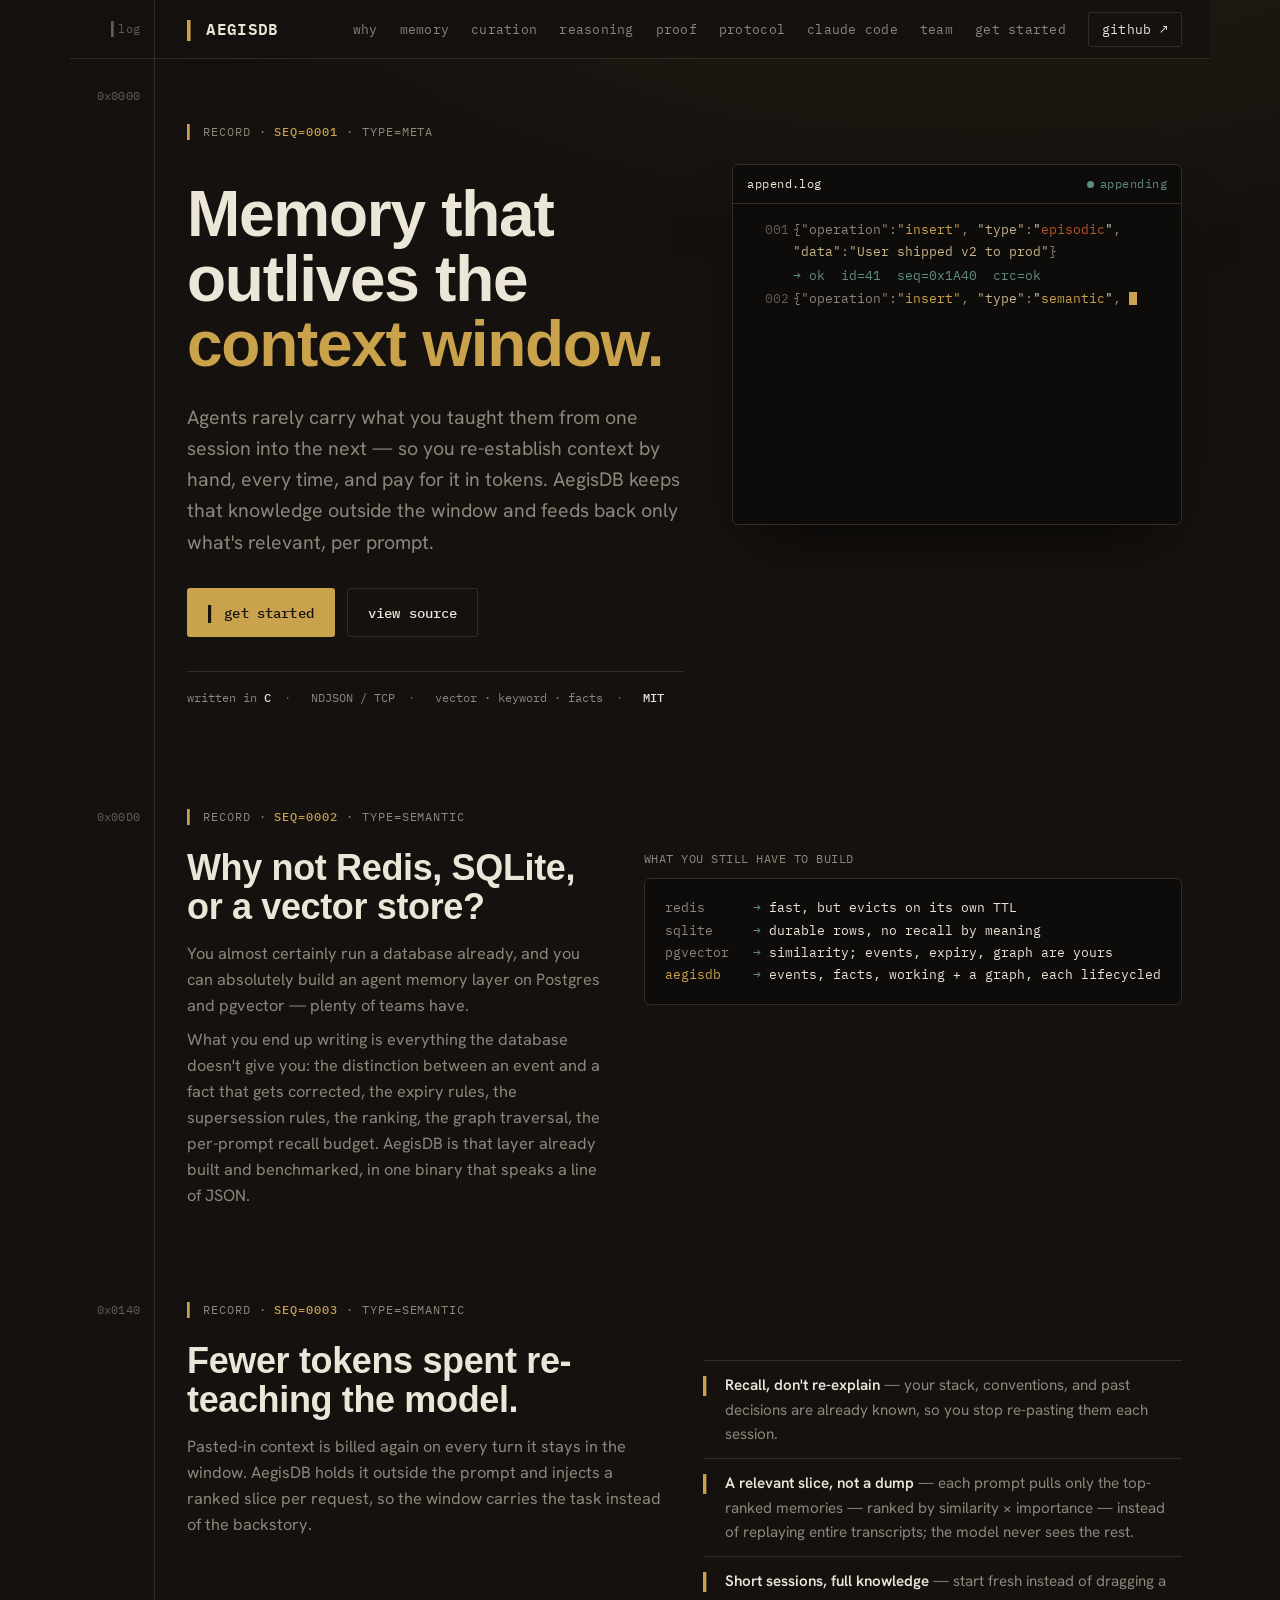
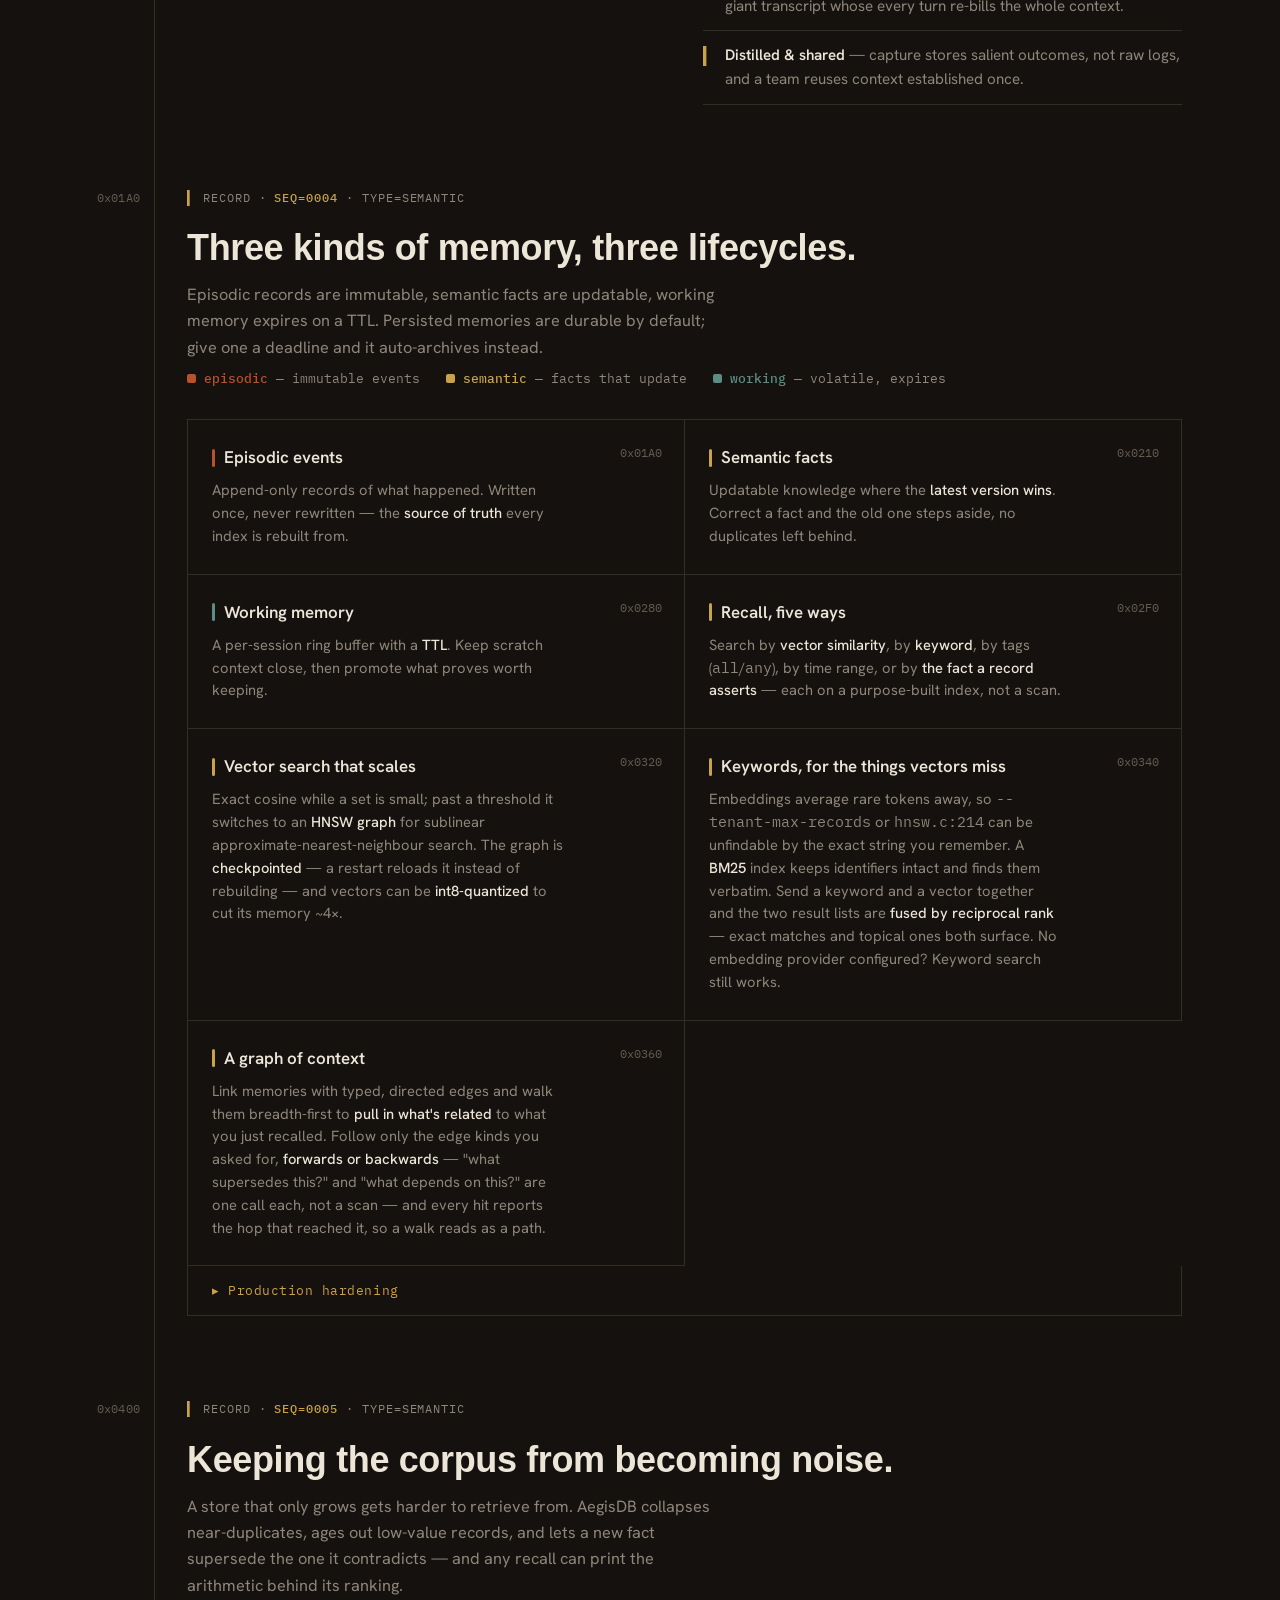
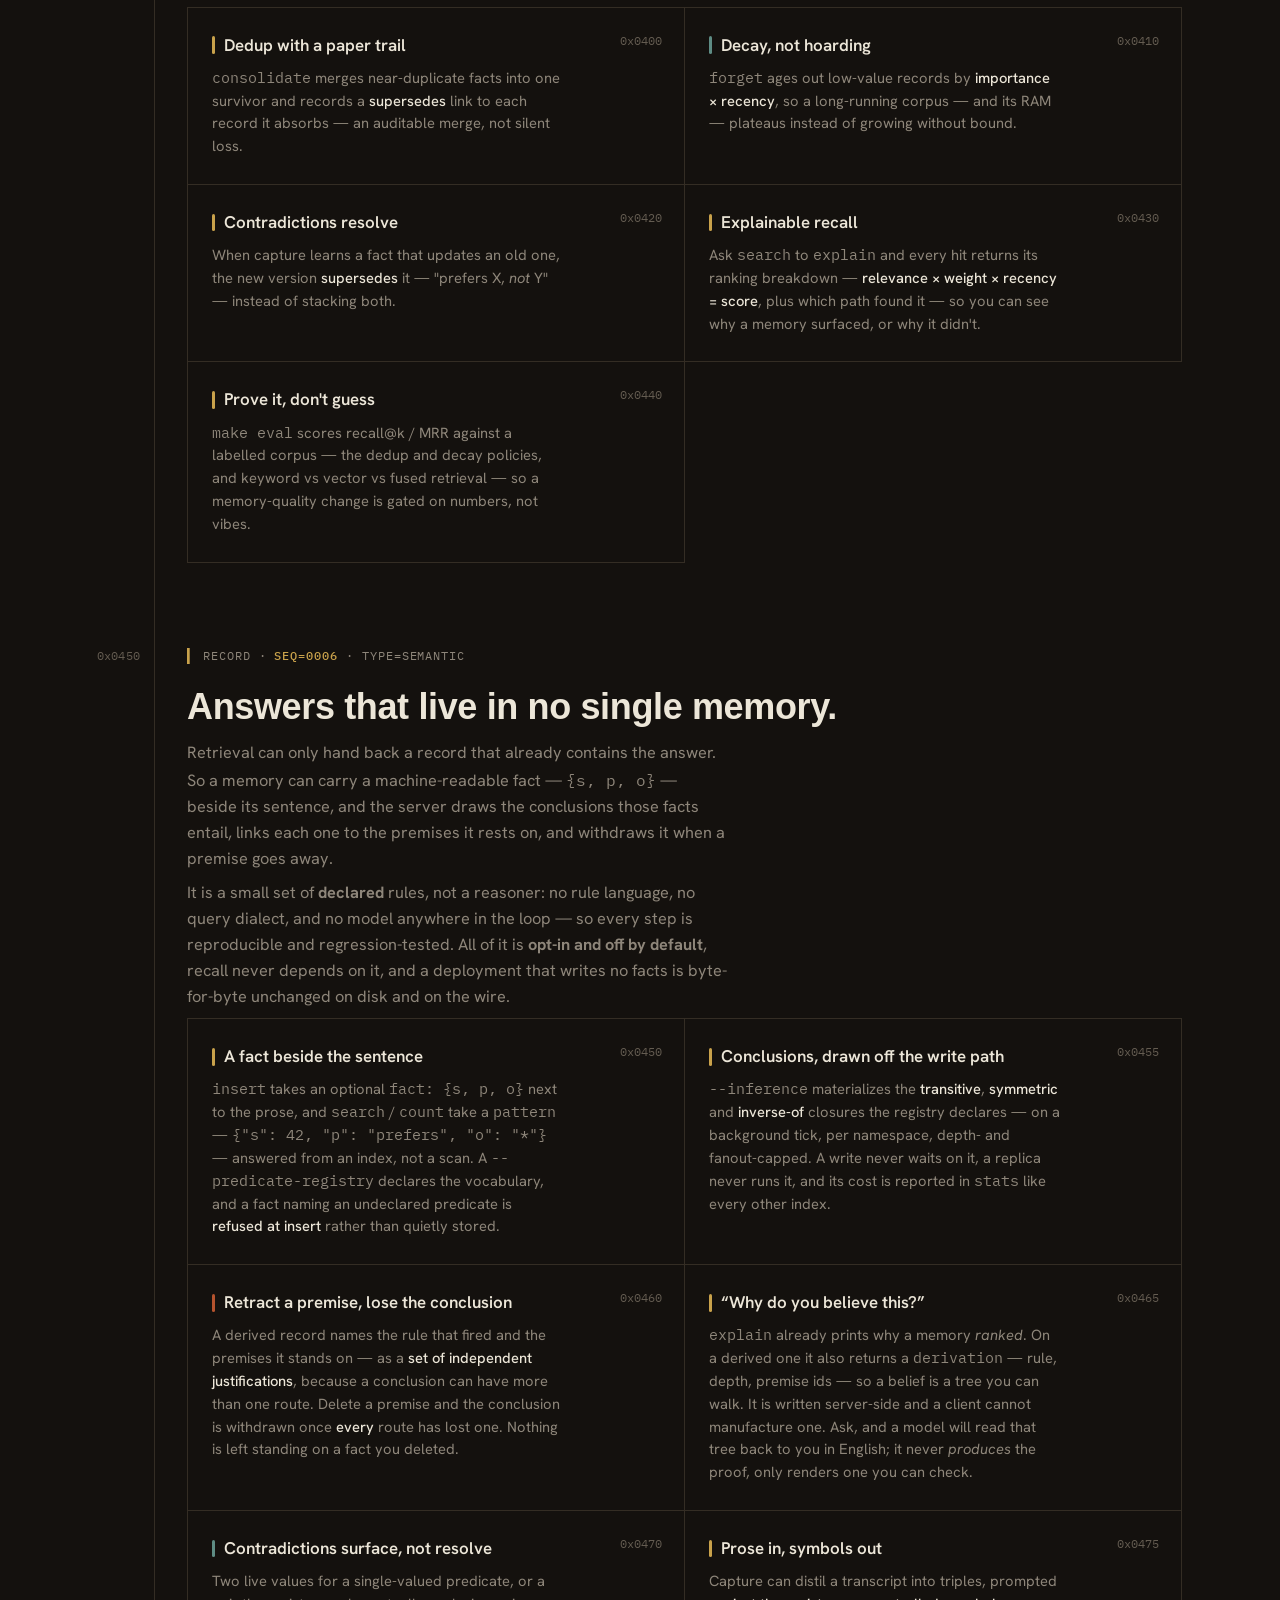
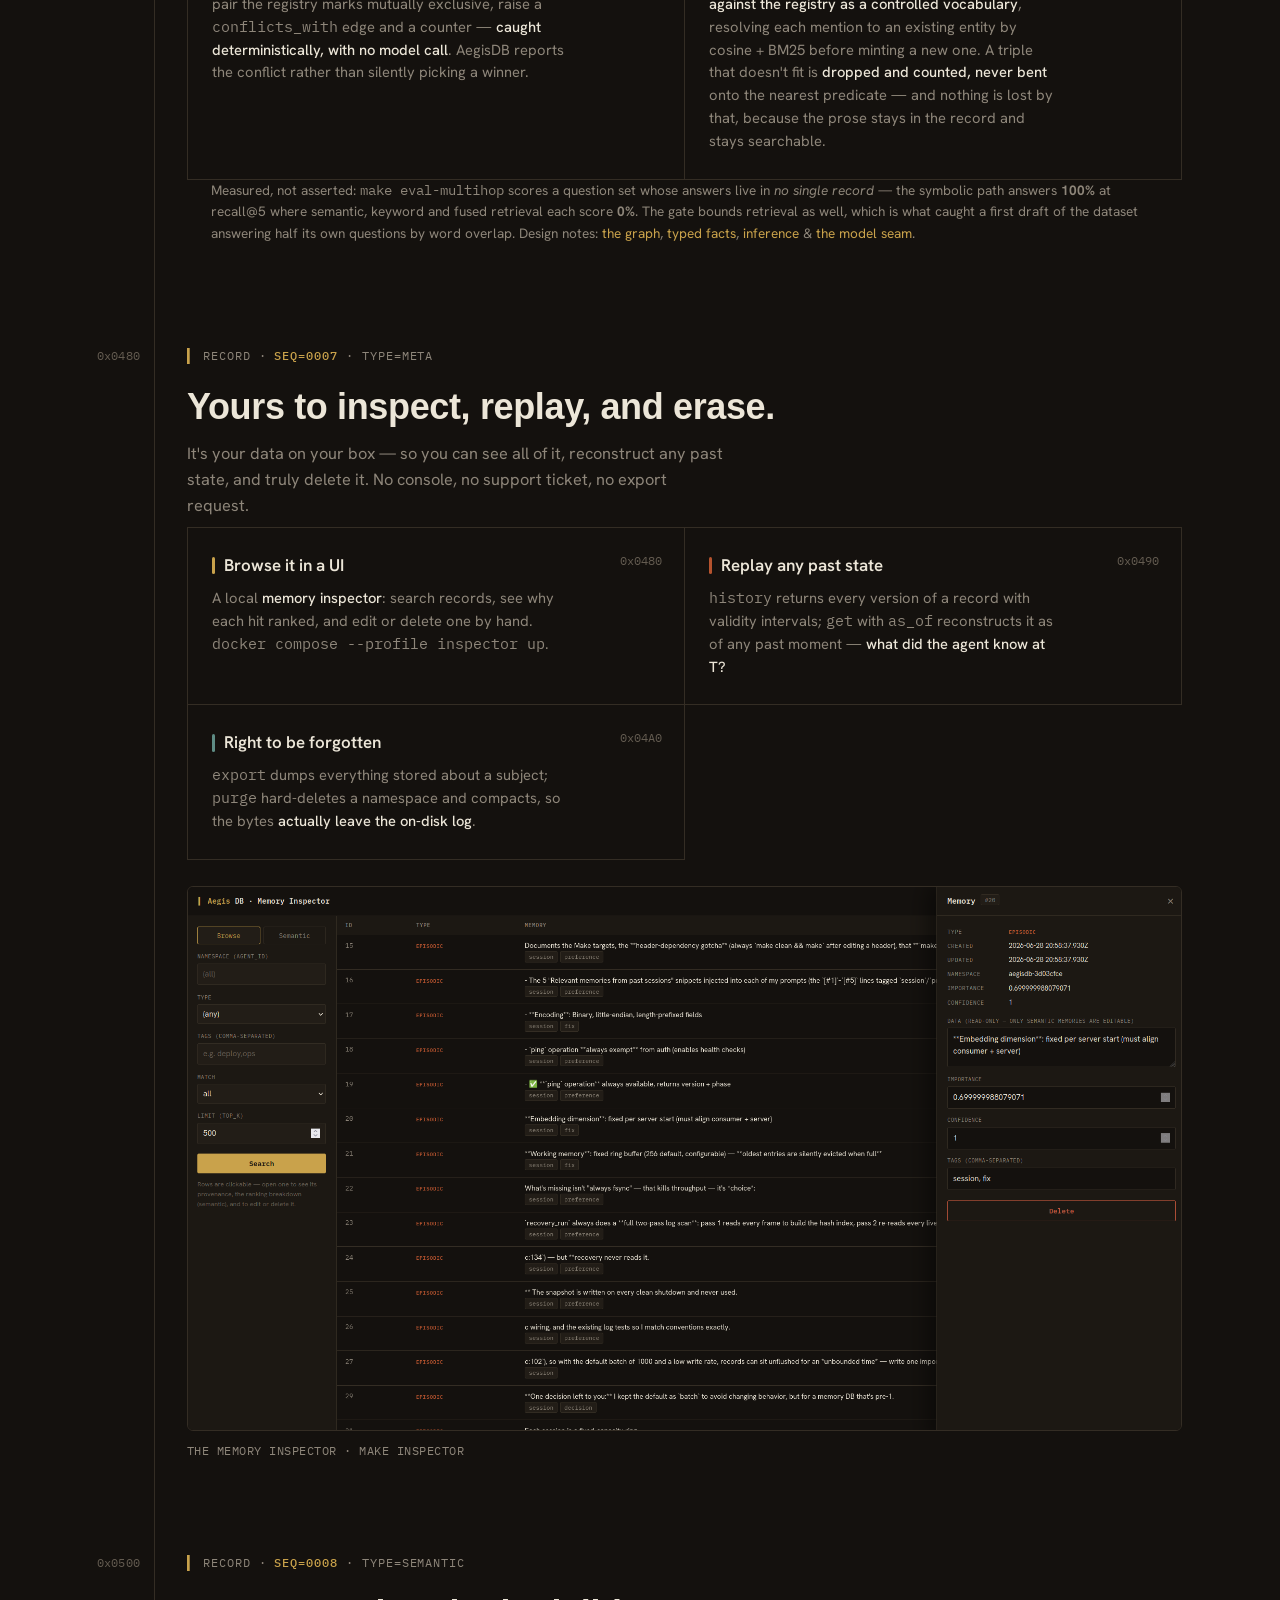
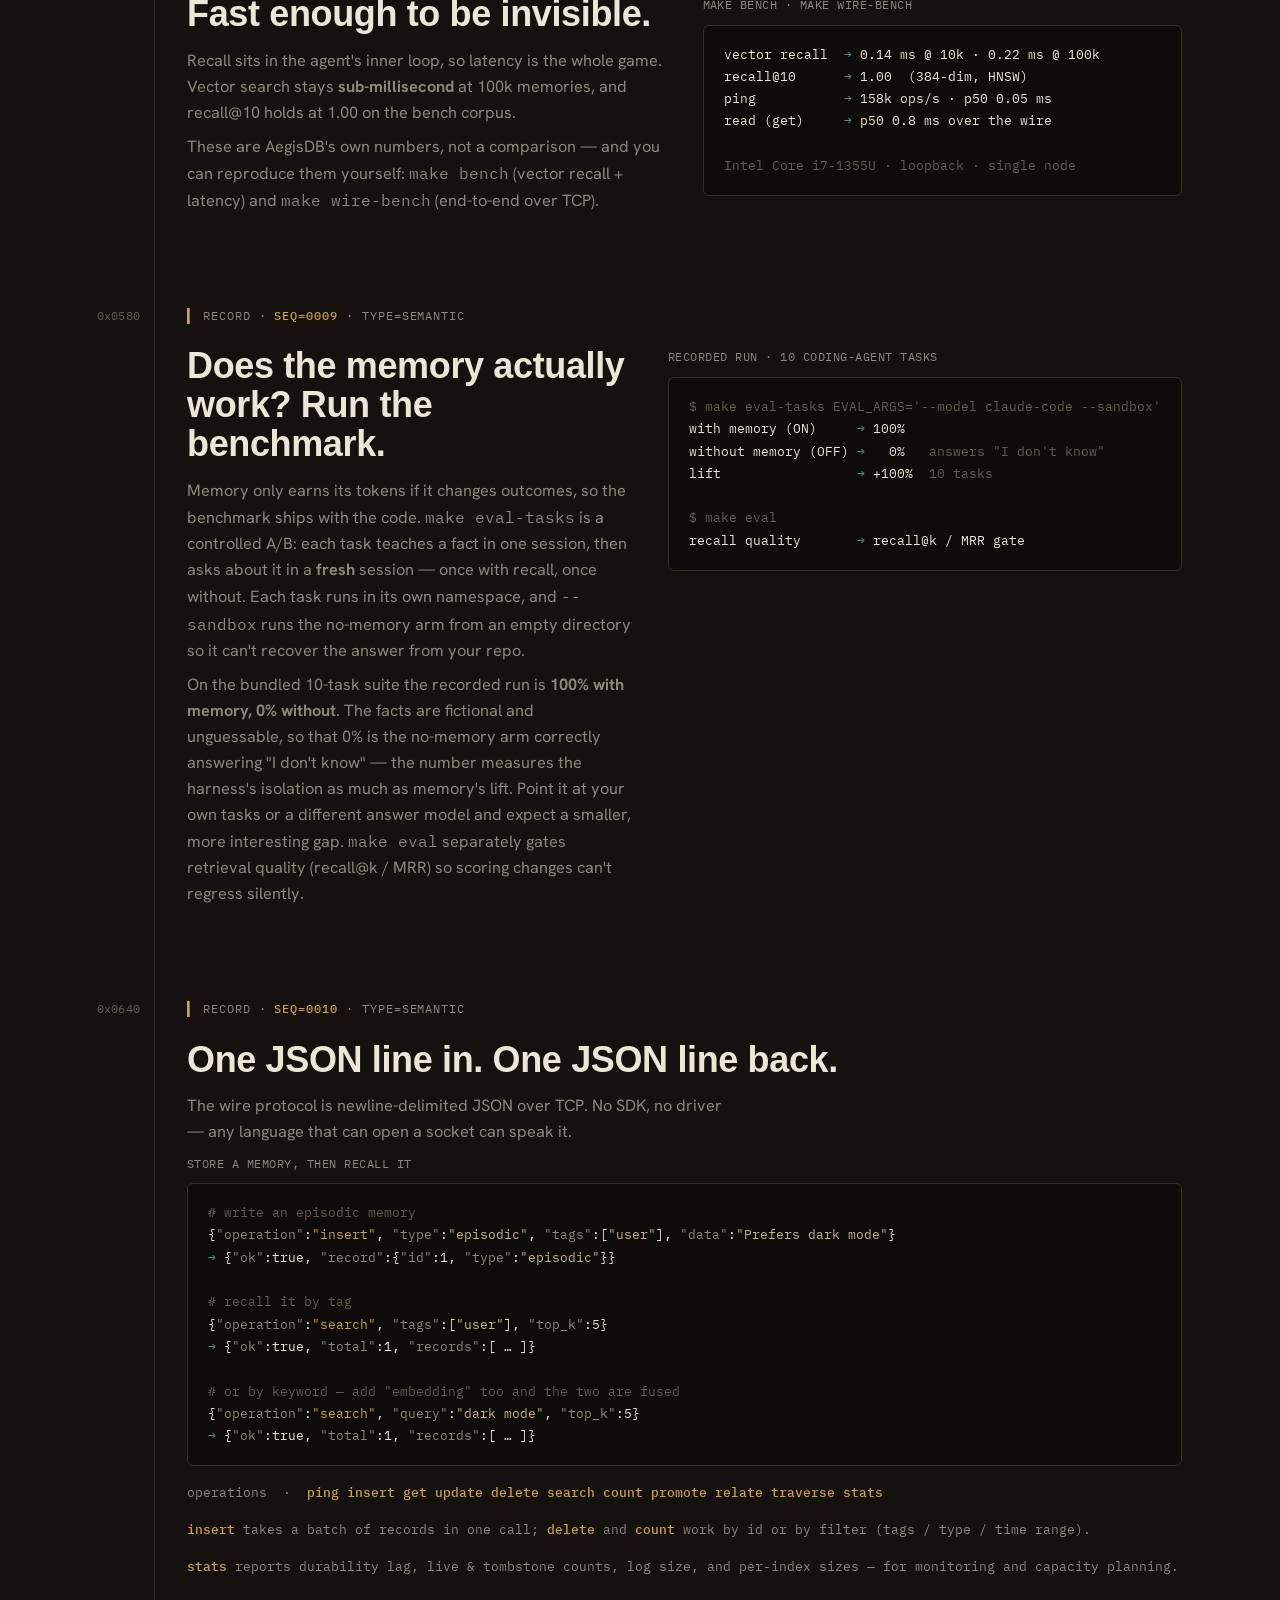
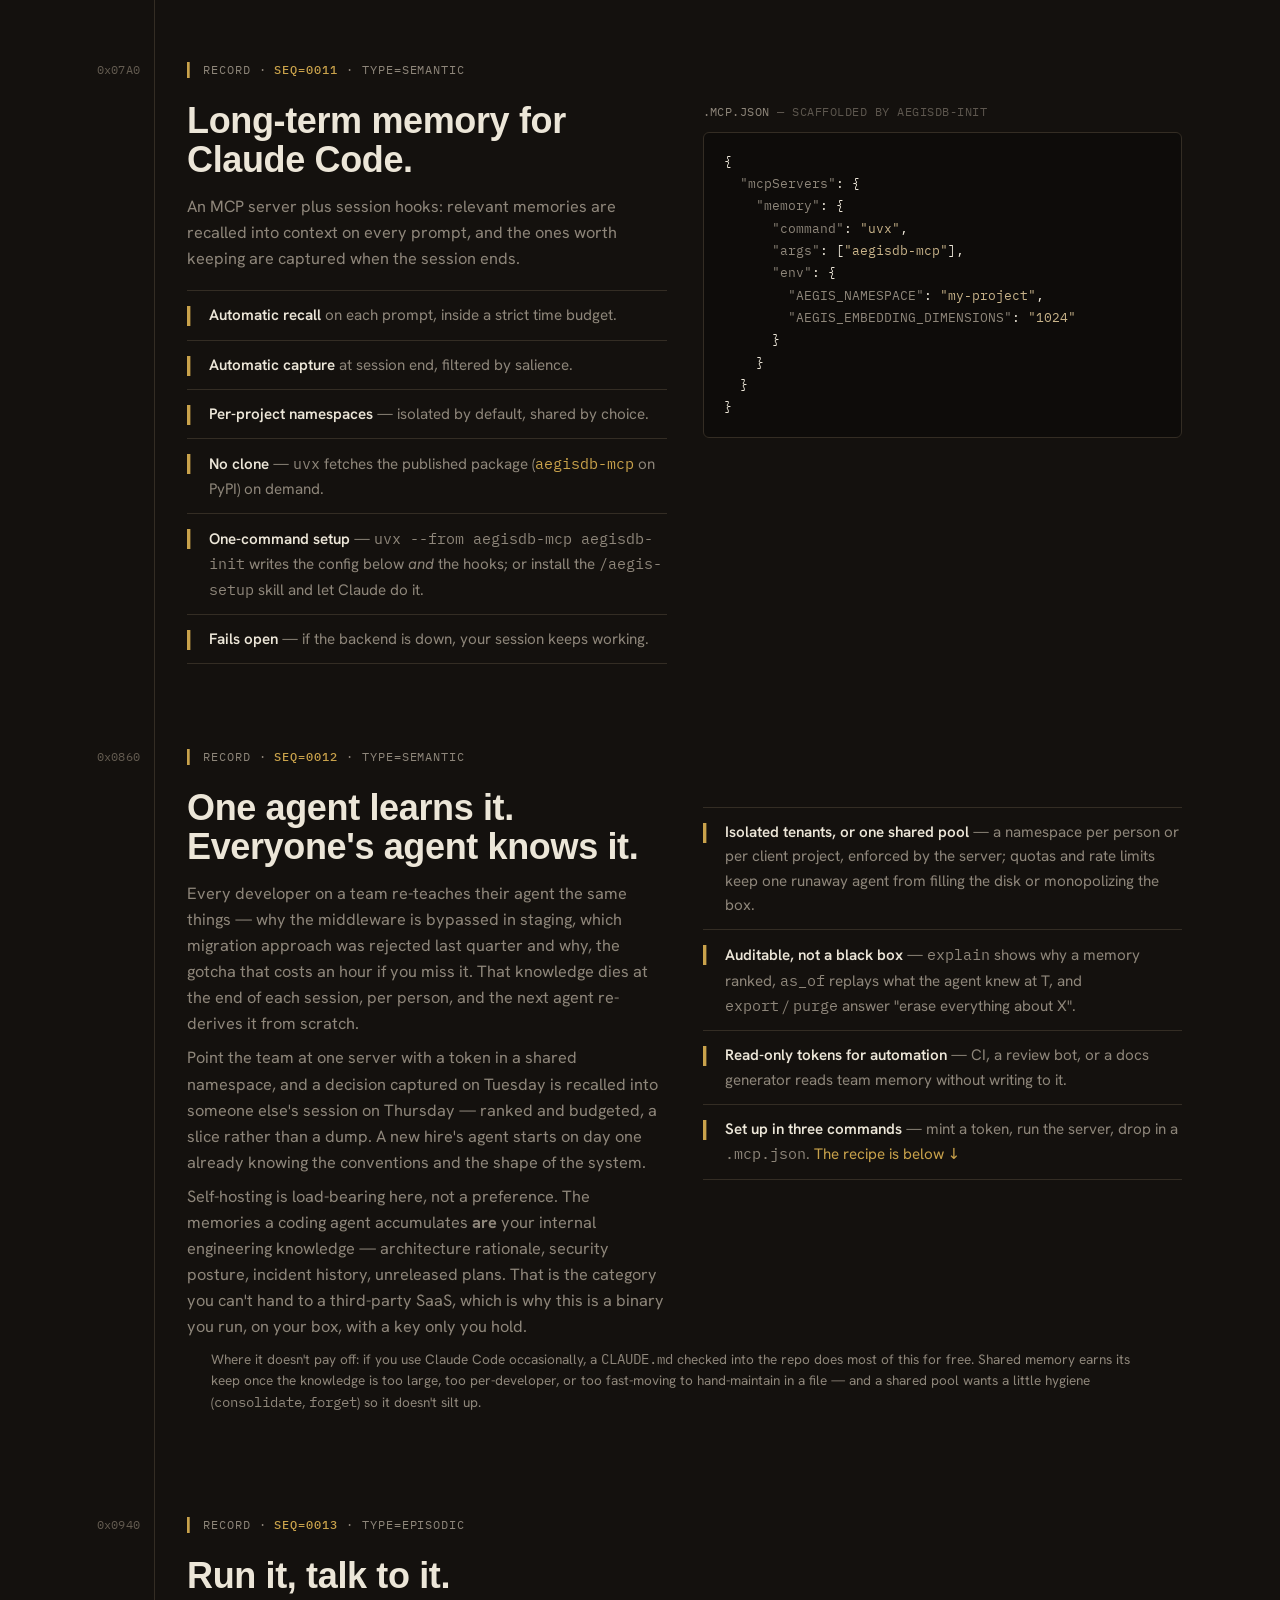
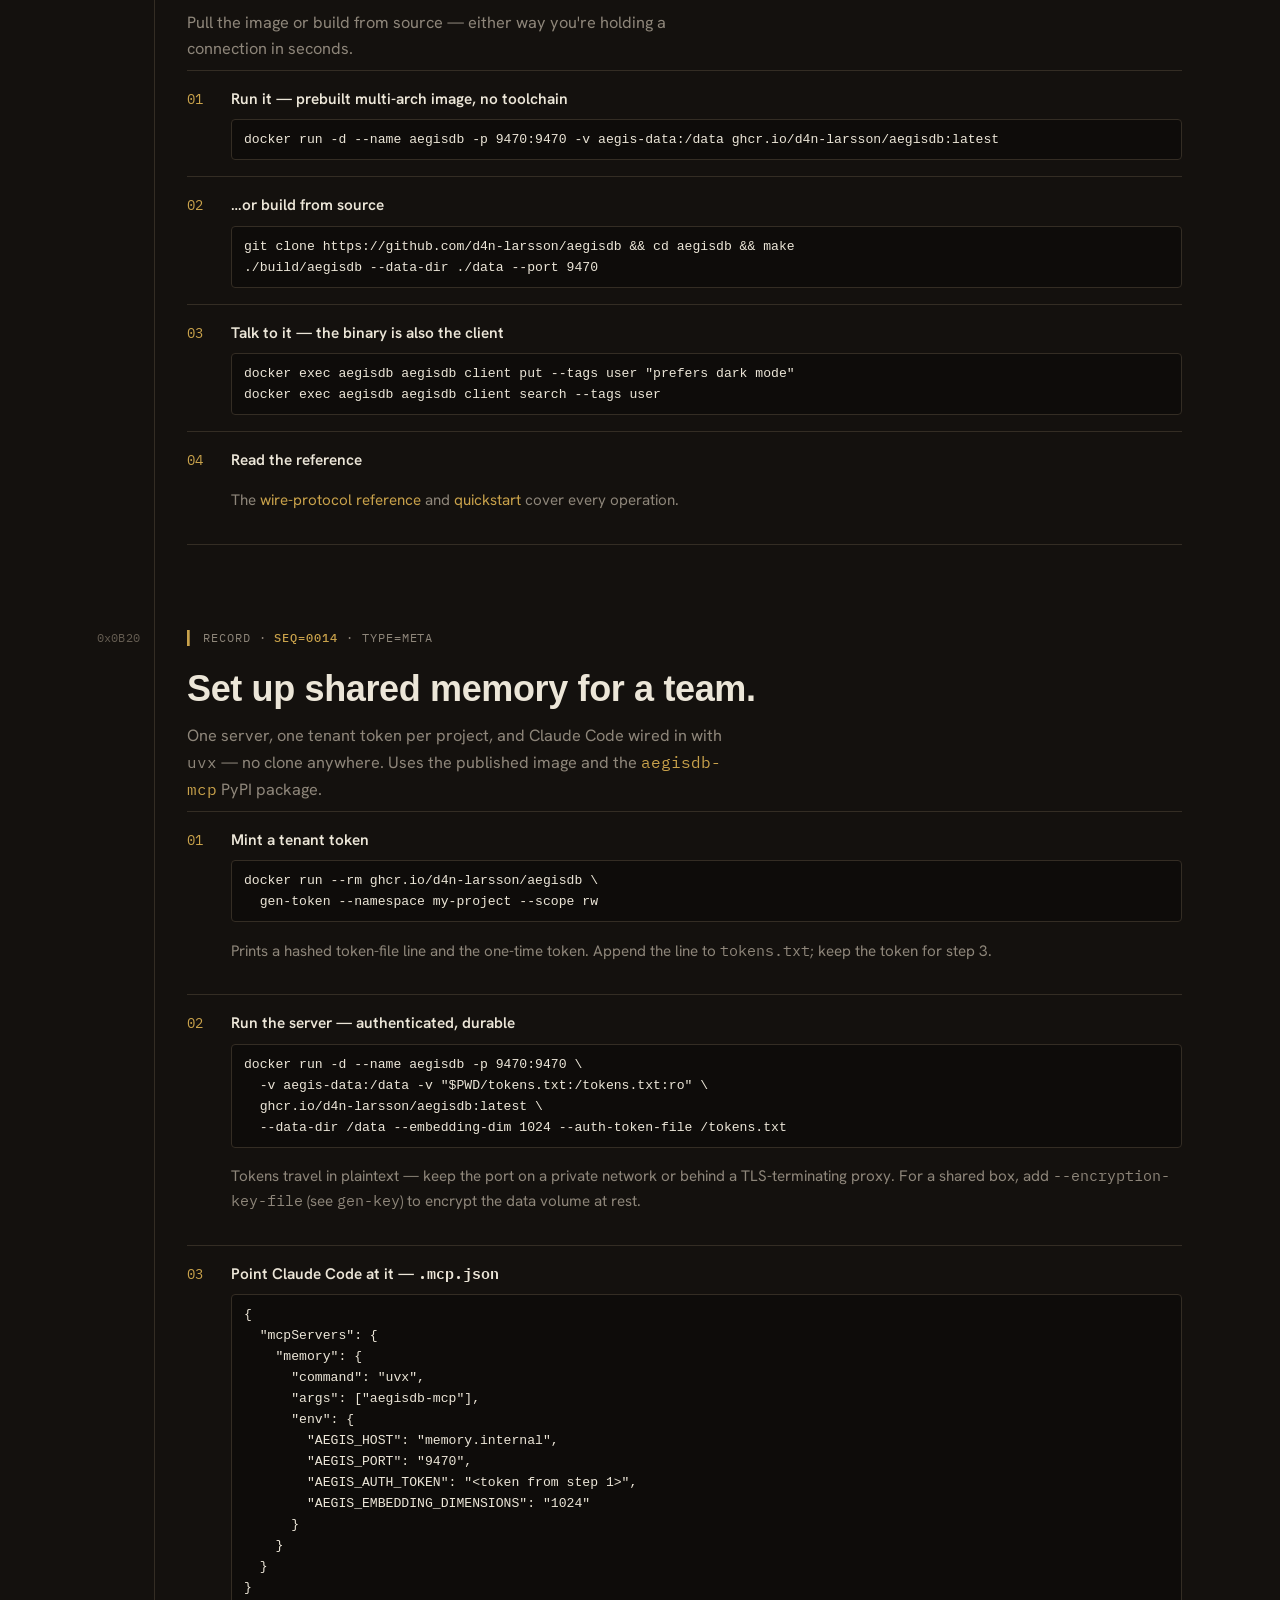
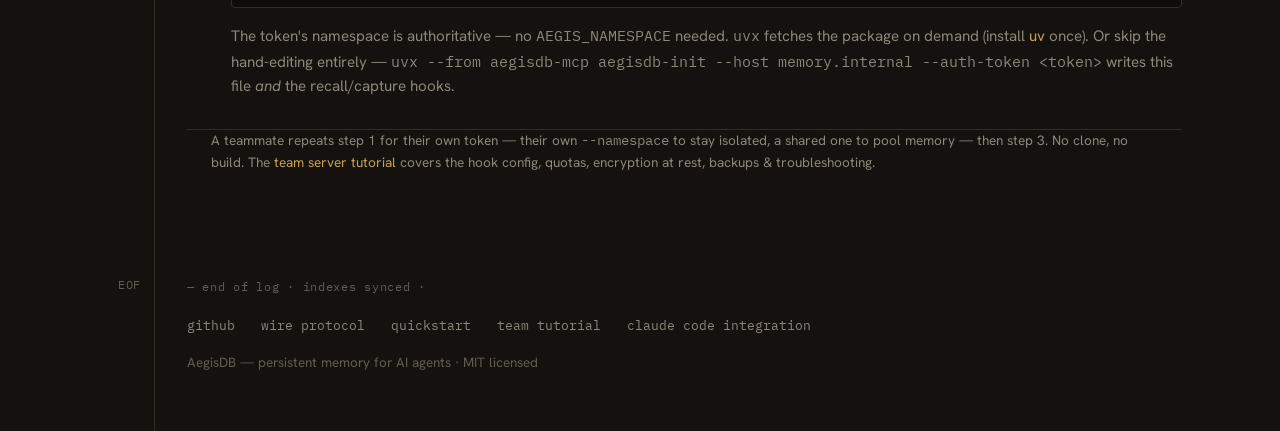
<file: site/index.html>
<!DOCTYPE html>
<html lang="en">
<head>
  <meta charset="utf-8">
  <meta name="viewport" content="width=device-width, initial-scale=1">
  <title>AegisDB — memory that outlives the context window</title>
  <meta name="description" content="AegisDB is a small, fast, self-hosted C database that gives AI agents durable memory — episodic, semantic, and working — with hybrid keyword + HNSW vector search over a one-line-of-JSON protocol. Memories can also carry typed facts, so the server derives what they entail and shows the premises behind every conclusion. Multi-tenant, so a whole team's coding agents share one memory on your own box.">
  <link rel="icon" href="data:image/svg+xml,%3Csvg xmlns='http://www.w3.org/2000/svg' viewBox='0 0 24 24'%3E%3Crect width='24' height='24' rx='5' fill='%2314110E'/%3E%3Ctext x='12' y='17' font-family='monospace' font-size='13' font-weight='700' fill='%23C9A24B' text-anchor='middle'%3E%E2%96%8D%3C/text%3E%3C/svg%3E">

  <link rel="preconnect" href="https://fonts.googleapis.com">
  <link rel="preconnect" href="https://fonts.gstatic.com" crossorigin>
  <link href="https://fonts.googleapis.com/css2?family=Archivo+Expanded:wght@600;700;800&family=Hanken+Grotesk:wght@400;500;600&family=IBM+Plex+Mono:wght@400;500;600&display=swap" rel="stylesheet">
  <!-- Shared AegisDB visual identity (palette, type, memory-type colours). -->
  <link rel="stylesheet" href="aegis.css">

  <style>
    /* Palette, type, and memory-type colours come from aegis.css (the shared
       identity). Only page-layout tokens live here. */
    :root {
      --gutter: 84px;
      --maxw: 1140px;
    }
    * { box-sizing: border-box; }
    html { scroll-behavior: smooth; }
    body {
      margin: 0;
      background: var(--ink);
      color: var(--paper);
      font: 16px/1.6 var(--body);
      -webkit-font-smoothing: antialiased;
      text-rendering: optimizeLegibility;
    }
    /* faint vertical grain — like ruled ledger paper */
    body::before {
      content: ""; position: fixed; inset: 0; pointer-events: none; z-index: 0;
      background:
        radial-gradient(120% 70% at 78% -10%, rgba(201,162,75,0.07), transparent 60%);
    }
    /* a, ::selection, :focus-visible now come from aegis.css */
    .skip-link {
      position: absolute; left: -9999px; top: 0; z-index: 100;
      background: var(--brass); color: var(--ink); padding: 10px 16px;
      font-family: var(--mono); font-size: 0.85rem; border-radius: 0 0 3px 0;
    }
    .skip-link:focus { left: 0; color: var(--ink); }
    .mono { font-family: var(--mono); }

    /* ---- log sheet: page is one line-numbered file ---- */
    .sheet { max-width: var(--maxw); margin: 0 auto; position: relative; z-index: 1; }
    .rec {
      display: grid;
      grid-template-columns: var(--gutter) 1fr;
      position: relative;
    }
    .off {
      font-family: var(--mono); font-size: 0.72rem; color: var(--dim-2);
      letter-spacing: 0.02em; padding: 28px 14px 0 16px; text-align: right;
      white-space: nowrap; user-select: none;
    }
    .col {
      border-left: 1px solid var(--line);
      padding: 28px 28px 56px 32px;
      min-width: 0;
    }
    .eyebrow {
      font-family: var(--mono); font-size: 0.74rem; letter-spacing: 0.08em;
      color: var(--dim); text-transform: uppercase; margin: 0 0 22px;
    }
    .eyebrow b { color: var(--brass); font-weight: 500; }
    .eyebrow .tick { color: var(--brass); }

    h2.title {
      font-family: var(--disp); font-weight: 700; font-size: clamp(1.5rem, 3.4vw, 2.25rem);
      line-height: 1.08; letter-spacing: -0.01em; margin: 0 0 14px;
    }
    .lede { color: var(--dim); max-width: 60ch; margin: 0 0 8px; font-size: 1.02rem; }

    /* ---- header ---- */
    .top {
      position: sticky; top: 0; z-index: 20;
      background: rgba(20,17,14,0.86); backdrop-filter: blur(8px);
      border-bottom: 1px solid var(--line);
    }
    .top .col { padding: 0 28px 0 32px; display: flex; align-items: center; gap: 26px; height: 58px; }
    .top .off { padding-top: 0; display: flex; align-items: center; justify-content: flex-end; height: 58px; }
    .brand { font-family: var(--mono); font-weight: 600; letter-spacing: 0.02em; color: var(--paper); display: flex; align-items: center; gap: 9px; }
    .brand .blk { color: var(--brass); }
    .top nav { margin-left: auto; display: flex; align-items: center; gap: 22px; }
    .top nav a { font-family: var(--mono); font-size: 0.82rem; color: var(--dim); letter-spacing: 0.02em; }
    .top nav a:hover { color: var(--paper); }
    .top nav a.gh { color: var(--paper); border: 1px solid var(--line); padding: 6px 13px; border-radius: 3px; }
    .top nav a.gh:hover { border-color: var(--brass); }
    @media (max-width: 720px) { .top nav a.nav-hide { display: none; } }

    /* ---- hero ---- */
    .hero .col { padding-top: 64px; padding-bottom: 72px; }
    .hero-grid { display: grid; grid-template-columns: 1.05fr 0.95fr; gap: 48px; align-items: start; }
    h1 {
      font-family: var(--disp); font-weight: 800;
      font-size: clamp(2.3rem, 5.6vw, 4rem); line-height: 1.02; letter-spacing: -0.02em;
      margin: 18px 0 24px;
    }
    h1 .em { color: var(--brass); }
    .hero p.lead { font-size: clamp(1.05rem, 1.6vw, 1.22rem); color: var(--dim); max-width: 46ch; margin: 0 0 30px; }
    .cta { display: flex; gap: 12px; flex-wrap: wrap; }
    .btn {
      font-family: var(--mono); font-size: 0.9rem; font-weight: 500; letter-spacing: 0.01em;
      padding: 12px 20px; border-radius: 3px; border: 1px solid transparent; display: inline-flex; gap: 8px; align-items: center;
    }
    .btn.primary { background: var(--brass); color: var(--ink); }
    .btn.primary:hover { background: #d9b25c; color: var(--ink); }
    .btn.ghost { border-color: var(--line); color: var(--paper); }
    .btn.ghost:hover { border-color: var(--brass); color: var(--paper); }
    .specstrip {
      margin-top: 34px; display: flex; flex-wrap: wrap; gap: 8px 20px; padding-top: 16px;
      border-top: 1px solid var(--line); font-family: var(--mono); font-size: 0.78rem; color: var(--dim);
    }
    .specstrip div { position: relative; padding-right: 20px; }
    .specstrip div::after { content: "·"; position: absolute; right: 0; color: var(--dim-2); }
    .specstrip div:last-child { padding-right: 0; }
    .specstrip div:last-child::after { content: ""; }
    .specstrip b { color: var(--paper); font-weight: 500; }

    /* ---- live append log (hero signature) ---- */
    .terminal {
      background: #0E0C0A; border: 1px solid var(--line); border-radius: 6px; overflow: hidden;
      box-shadow: 0 24px 60px -28px rgba(0,0,0,0.8);
      font-family: var(--mono); font-size: 0.8rem; line-height: 1.7;
    }
    .term-bar {
      display: flex; align-items: center; gap: 10px; padding: 9px 14px;
      border-bottom: 1px solid var(--line); color: var(--dim); font-size: 0.74rem; letter-spacing: 0.04em;
    }
    .term-bar .fname { color: var(--paper); }
    .term-bar .live { margin-left: auto; display: flex; align-items: center; gap: 6px; color: var(--working); }
    .term-bar .dot { width: 7px; height: 7px; border-radius: 50%; background: var(--working); box-shadow: 0 0 0 0 rgba(94,140,132,0.6); }
    .term-body { padding: 14px 4px 16px; min-height: 320px; }
    .ln { display: grid; grid-template-columns: 38px 1fr; gap: 4px; padding: 1px 14px; white-space: pre-wrap; word-break: break-word; }
    .ln .num { color: var(--dim-2); text-align: right; user-select: none; }
    .ln.resp .num { color: transparent; }
    .ln .txt .op { color: var(--brass); }
    .ln .txt .str { color: #C9B48A; }
    .ln .txt .key { color: var(--dim); }
    .ln.resp .txt { color: var(--working); }
    .ln .txt .ep { color: var(--episodic); }
    .ln .txt .se { color: var(--semantic); }
    .ln .txt .wk { color: var(--working); }
    .caret { display: inline-block; width: 8px; height: 1.05em; background: var(--brass); vertical-align: -2px; animation: blink 1.05s steps(1) infinite; }
    @keyframes blink { 50% { opacity: 0; } }

    /* ---- memory-type legend ---- */
    .legend { display: flex; flex-wrap: wrap; gap: 10px 26px; font-family: var(--mono); font-size: 0.8rem; margin: 0 0 30px; }
    .legend span { display: inline-flex; align-items: center; gap: 8px; color: var(--dim); }
    .legend i { width: 9px; height: 9px; border-radius: 2px; display: inline-block; }
    .legend .l-ep i { background: var(--episodic); } .legend .l-ep b { color: var(--episodic); }
    .legend .l-se i { background: var(--semantic); } .legend .l-se b { color: var(--semantic); }
    .legend .l-wk i { background: var(--working); }  .legend .l-wk b { color: var(--working); }
    .legend b { font-weight: 500; }

    /* ---- feature records ---- */
    .feats { display: grid; grid-template-columns: 1fr 1fr; gap: 0; border-top: 1px solid var(--line); border-left: 1px solid var(--line); }
    .feat { border-right: 1px solid var(--line); border-bottom: 1px solid var(--line); padding: 24px 24px 26px; position: relative; transition: background .18s; }
    .feat:hover { background: var(--ink-2); }
    .feat::before {
      content: attr(data-k); position: absolute; top: 24px; right: 22px;
      font-family: var(--mono); font-size: 0.72rem; color: var(--dim-2);
    }
    .feat h3 { font-family: var(--body); font-weight: 600; font-size: 1.06rem; margin: 0 0 8px; display: flex; align-items: center; gap: 9px; }
    .feat h3 .bar { width: 3px; height: 1.05em; border-radius: 2px; background: var(--brass); }
    .feat.ep h3 .bar { background: var(--episodic); }
    .feat.se h3 .bar { background: var(--semantic); }
    .feat.wk h3 .bar { background: var(--working); }
    .feat p { margin: 0; color: var(--dim); font-size: 0.92rem; line-height: 1.55; max-width: 44ch; }
    .feat p b { color: var(--paper); font-weight: 500; }
    @media (max-width: 680px) { .feats { grid-template-columns: 1fr; } }

    /* "and more" expander — the long tail of production features, kept out of the
       headline grid so the page reads as a pitch, not a spec sheet. */
    .more { border: 1px solid var(--line); border-top: none; }
    .more > summary {
      cursor: pointer; padding: 14px 24px; font-family: var(--mono);
      font-size: 0.82rem; letter-spacing: 0.04em; color: var(--brass);
      list-style: none;
    }
    .more > summary::-webkit-details-marker { display: none; }
    .more > summary::before { content: "\25B8\00a0"; }
    .more[open] > summary { border-bottom: 1px solid var(--line); }
    .more[open] > summary::before { content: "\25BE\00a0"; }
    .morelist { margin: 0; padding: 18px 24px; columns: 2; column-gap: 32px; list-style: none; }
    .morelist li { margin: 0 0 12px; break-inside: avoid; color: var(--dim); font-size: 0.9rem; line-height: 1.5; }
    .morelist li b { color: var(--paper); font-weight: 500; }
    .moremore { padding: 0 24px 18px; margin: 0; color: var(--dim); font-size: 0.85rem; }
    @media (max-width: 680px) { .morelist { columns: 1; } }

    /* ---- code blocks ---- */
    pre {
      background: #0E0C0A; border: 1px solid var(--line); border-radius: 6px;
      padding: 18px 20px; overflow-x: auto; margin: 0;
      font-family: var(--mono); font-size: 0.82rem; line-height: 1.7;
    }
    pre .c  { color: var(--dim-2); }
    pre .op { color: var(--brass); }
    pre .s  { color: #C9B48A; }
    pre .key{ color: var(--dim); }
    pre .ar { color: var(--working); }
    .cap { font-family: var(--mono); font-size: 0.76rem; color: var(--dim); letter-spacing: 0.04em; margin: 0 0 10px; text-transform: uppercase; }
    .opsline { font-family: var(--mono); font-size: 0.82rem; color: var(--dim); margin: 16px 0 0; }
    .opsline b { color: var(--brass); font-weight: 500; }

    /* ---- two-up (claude code) ---- */
    .twoup { display: grid; grid-template-columns: 1fr 1fr; gap: 36px; align-items: start; }
    .twoup ul { list-style: none; margin: 18px 0 0; padding: 0; }
    .twoup li { padding: 12px 0 12px 22px; border-bottom: 1px solid var(--line); color: var(--dim); font-size: 0.95rem; position: relative; }
    .twoup li:first-child { border-top: 1px solid var(--line); }
    .twoup li::before { content: "▍"; position: absolute; left: 0; color: var(--brass); font-family: var(--mono); }
    .twoup li b { color: var(--paper); font-weight: 600; }
    @media (max-width: 800px) { .twoup { grid-template-columns: 1fr; gap: 26px; } .hero-grid { grid-template-columns: 1fr; gap: 36px; } }

    /* ---- get started: actual log entries ---- */
    .start-log { font-family: var(--mono); font-size: 0.86rem; }
    .start-log .row2 { display: grid; grid-template-columns: 30px 1fr; gap: 14px; padding: 16px 0; border-bottom: 1px solid var(--line); align-items: baseline; }
    .start-log .row2:first-child { border-top: 1px solid var(--line); }
    .start-log .seq { color: var(--brass); }
    .start-log .what { font-family: var(--body); font-weight: 600; font-size: 0.96rem; margin: 0 0 8px; color: var(--paper); }
    .start-log code { display: block; background: #0E0C0A; border: 1px solid var(--line); border-radius: 4px; padding: 9px 12px; color: var(--paper); font-size: 0.82rem; overflow-x: auto; white-space: pre; }
    .start-log .ann { color: var(--dim); font-family: var(--body); font-size: 0.95rem; }

    /* ---- footer ---- */
    footer.rec .col { padding-top: 30px; padding-bottom: 44px; }
    .foot-eof { font-family: var(--mono); font-size: 0.74rem; color: var(--dim-2); letter-spacing: 0.06em; margin: 0 0 18px; }
    .foot-links { display: flex; flex-wrap: wrap; gap: 8px 26px; font-family: var(--mono); font-size: 0.84rem; margin-bottom: 16px; }
    .foot-links a { color: var(--dim); }
    .foot-links a:hover { color: var(--paper); }
    .foot-meta { color: var(--dim-2); font-size: 0.84rem; }

    /* ---- responsive gutter collapse ---- */
    @media (max-width: 640px) {
      :root { --gutter: 0px; }
      .off, .top .off { display: none; }
      .terminal { font-size: 0.72rem; }
      .ln { grid-template-columns: 30px 1fr; }
      .col { border-left: 0; padding-left: 20px; padding-right: 20px; }
      .top .col { padding-left: 20px; padding-right: 20px; gap: 14px; }
      .top nav { gap: 14px; }
      .specstrip div { border-right: 0; padding-right: 0; }
    }

    @media (prefers-reduced-motion: reduce) {
      html { scroll-behavior: auto; }
      .caret { animation: none; }
      .dot { animation: none !important; }
    }
  </style>
</head>
<body>
  <a class="skip-link" href="#what">Skip to content</a>
  <div class="sheet">

    <!-- HEADER -->
    <header class="top rec">
      <div class="off mono">▍log</div>
      <div class="col">
        <a class="brand" href="#top"><span class="blk">▍</span>AEGISDB</a>
        <nav aria-label="Primary">
          <a href="#tokens" class="nav-hide">why</a>
          <a href="#what" class="nav-hide">memory</a>
          <a href="#curation" class="nav-hide">curation</a>
          <a href="#reason" class="nav-hide">reasoning</a>
          <a href="#proof" class="nav-hide">proof</a>
          <a href="#wire" class="nav-hide">protocol</a>
          <a href="#claude" class="nav-hide">claude&nbsp;code</a>
          <a href="#team" class="nav-hide">team</a>
          <a href="#start">get&nbsp;started</a>
          <a href="https://github.com/d4n-larsson/aegisdb" class="gh">github&nbsp;↗</a>
        </nav>
      </div>
    </header>

    <!-- HERO -->
    <section class="hero rec" id="top">
      <div class="off mono">0x0000</div>
      <div class="col">
        <p class="eyebrow"><span class="tick">▍</span>&nbsp;record&nbsp;·&nbsp;<b>seq=0001</b>&nbsp;·&nbsp;type=meta</p>
        <div class="hero-grid">
          <div>
            <h1>Memory that<br>outlives the<br><span class="em">context window.</span></h1>
            <p class="lead">
              Agents rarely carry what you taught them from one session into the
              next — so you re-establish context by hand, every time, and pay for
              it in tokens. AegisDB keeps that knowledge outside the window and
              feeds back only what's relevant, per prompt.
            </p>
            <div class="cta">
              <a class="btn primary" href="#start">▍ get started</a>
              <a class="btn ghost" href="https://github.com/d4n-larsson/aegisdb">view source</a>
            </div>
            <div class="specstrip">
              <div>written in <b>C</b></div>
              <div>NDJSON / TCP</div>
              <div>vector · keyword · facts</div>
              <div><b>MIT</b></div>
            </div>
          </div>

          <div class="terminal" aria-hidden="true">
            <div class="term-bar">
              <span class="fname">append.log</span>
              <span class="live"><span class="dot"></span> appending</span>
            </div>
            <div class="term-body" id="logbody"></div>
          </div>
        </div>
      </div>
    </section>

    <!-- WHY NOT -->
    <section class="rec" id="why">
      <div class="off mono">0x00D0</div>
      <div class="col">
        <p class="eyebrow"><span class="tick">▍</span>&nbsp;record&nbsp;·&nbsp;<b>seq=0002</b>&nbsp;·&nbsp;type=semantic</p>
        <div class="twoup">
          <div>
            <h2 class="title">Why not Redis, SQLite, or a vector store?</h2>
            <p class="lede">You almost certainly run a database already, and you can absolutely build an agent memory layer on Postgres and pgvector — plenty of teams have.</p>
            <p class="lede">What you end up writing is everything the database doesn't give you: the distinction between an event and a fact that gets corrected, the expiry rules, the supersession rules, the ranking, the graph traversal, the per-prompt recall budget. AegisDB is that layer already built and benchmarked, in one binary that speaks a line of JSON.</p>
          </div>
          <div>
            <p class="cap">what you still have to build</p>
<pre><span class="key">redis</span>      <span class="ar">→</span> fast, but evicts on its own TTL
<span class="key">sqlite</span>     <span class="ar">→</span> durable rows, no recall by meaning
<span class="key">pgvector</span>   <span class="ar">→</span> similarity; events, expiry, graph are yours
<span class="op">aegisdb</span>    <span class="ar">→</span> events, facts, working + a graph, each lifecycled</pre>
          </div>
        </div>
      </div>
    </section>

    <!-- WHY FEWER TOKENS (the payoff, up front) -->
    <section class="rec" id="tokens">
      <div class="off mono">0x0140</div>
      <div class="col">
        <p class="eyebrow"><span class="tick">▍</span>&nbsp;record&nbsp;·&nbsp;<b>seq=0003</b>&nbsp;·&nbsp;type=semantic</p>
        <div class="twoup">
          <div>
            <h2 class="title">Fewer tokens spent re-teaching the model.</h2>
            <p class="lede">Pasted-in context is billed again on every turn it stays in the window. AegisDB holds it outside the prompt and injects a ranked slice per request, so the window carries the task instead of the backstory.</p>
          </div>
          <div>
            <ul>
              <li><b>Recall, don't re-explain</b> — your stack, conventions, and past decisions are already known, so you stop re-pasting them each session.</li>
              <li><b>A relevant slice, not a dump</b> — each prompt pulls only the top-ranked memories — ranked by similarity &times; importance — instead of replaying entire transcripts; the model never sees the rest.</li>
              <li><b>Short sessions, full knowledge</b> — start fresh instead of dragging a giant transcript whose every turn re-bills the whole context.</li>
              <li><b>Distilled &amp; shared</b> — capture stores salient outcomes, not raw logs, and a team reuses context established once.</li>
            </ul>
          </div>
        </div>
      </div>
    </section>

    <!-- WHAT IT IS -->
    <section class="rec" id="what">
      <div class="off mono">0x01A0</div>
      <div class="col">
        <p class="eyebrow"><span class="tick">▍</span>&nbsp;record&nbsp;·&nbsp;<b>seq=0004</b>&nbsp;·&nbsp;type=semantic</p>
        <h2 class="title">Three kinds of memory, three lifecycles.</h2>
        <p class="lede">Episodic records are immutable, semantic facts are updatable, working memory expires on a TTL. Persisted memories are durable by default; give one a deadline and it auto-archives instead.</p>
        <div class="legend">
          <span class="l-ep"><i></i><b>episodic</b> — immutable events</span>
          <span class="l-se"><i></i><b>semantic</b> — facts that update</span>
          <span class="l-wk"><i></i><b>working</b> — volatile, expires</span>
        </div>
        <div class="feats">
          <div class="feat ep" data-k="0x01A0">
            <h3><span class="bar"></span>Episodic events</h3>
            <p>Append-only records of what happened. Written once, never rewritten — the <b>source of truth</b> every index is rebuilt from.</p>
          </div>
          <div class="feat se" data-k="0x0210">
            <h3><span class="bar"></span>Semantic facts</h3>
            <p>Updatable knowledge where the <b>latest version wins</b>. Correct a fact and the old one steps aside, no duplicates left behind.</p>
          </div>
          <div class="feat wk" data-k="0x0280">
            <h3><span class="bar"></span>Working memory</h3>
            <p>A per-session ring buffer with a <b>TTL</b>. Keep scratch context close, then promote what proves worth keeping.</p>
          </div>
          <div class="feat" data-k="0x02F0">
            <h3><span class="bar"></span>Recall, five ways</h3>
            <p>Search by <b>vector similarity</b>, by <b>keyword</b>, by tags (<span class="mono">all</span>/<span class="mono">any</span>), by time range, or by <b>the fact a record asserts</b> — each on a purpose-built index, not a scan.</p>
          </div>
          <div class="feat se" data-k="0x0320">
            <h3><span class="bar"></span>Vector search that scales</h3>
            <p>Exact cosine while a set is small; past a threshold it switches to an <b>HNSW graph</b> for sublinear approximate-nearest-neighbour search. The graph is <b>checkpointed</b> — a restart reloads it instead of rebuilding — and vectors can be <b>int8-quantized</b> to cut its memory ~4×.</p>
          </div>
          <div class="feat se" data-k="0x0340">
            <h3><span class="bar"></span>Keywords, for the things vectors miss</h3>
            <p>Embeddings average rare tokens away, so <span class="mono">--tenant-max-records</span> or <span class="mono">hnsw.c:214</span> can be unfindable by the exact string you remember. A <b>BM25</b> index keeps identifiers intact and finds them verbatim. Send a keyword and a vector together and the two result lists are <b>fused by reciprocal rank</b> — exact matches and topical ones both surface. No embedding provider configured? Keyword search still works.</p>
          </div>
          <div class="feat" data-k="0x0360">
            <h3><span class="bar"></span>A graph of context</h3>
            <p>Link memories with typed, directed edges and walk them breadth-first to <b>pull in what's related</b> to what you just recalled. Follow only the edge kinds you asked for, <b>forwards or backwards</b> — "what supersedes this?" and "what depends on this?" are one call each, not a scan — and every hit reports the hop that reached it, so a walk reads as a path.</p>
          </div>
        </div>
        <details class="more">
          <summary>Production hardening</summary>
          <ul class="morelist">
            <li><b>Crash-safe log</b> — magic + CRC frames; a torn tail is trimmed and interior bit-rot skipped, so one bad record doesn't cost you the log.</li>
            <li><b>Tunable durability</b> — <span class="mono">sync</span>/<span class="mono">batch</span>/<span class="mono">interval</span> fsync; checkpoint + non-blocking compaction recovery.</li>
            <li><b>Encryption at rest</b> — optional XChaCha20-Poly1305 over the log + checkpoints (vendored, no deps), with an offline migrator.</li>
            <li><b>Read replicas</b> — async log-shipping standbys for read scaling and manual failover.</li>
          </ul>
          <p class="moremore">Also: multi-tenant namespace + scope tokens, per-tenant quotas and rate limits, online backup/restore, and a soft index-RAM cap that backpressures rather than getting OOM-killed. Full reference in the <a href="https://github.com/d4n-larsson/aegisdb#readme">README</a> &amp; <a href="https://github.com/d4n-larsson/aegisdb/tree/main/docs">docs</a>.</p>
        </details>
      </div>
    </section>

    <!-- MEMORY QUALITY -->
    <section class="rec" id="curation">
      <div class="off mono">0x0400</div>
      <div class="col">
        <p class="eyebrow"><span class="tick">▍</span>&nbsp;record&nbsp;·&nbsp;<b>seq=0005</b>&nbsp;·&nbsp;type=semantic</p>
        <h2 class="title">Keeping the corpus from becoming noise.</h2>
        <p class="lede">A store that only grows gets harder to retrieve from. AegisDB collapses near-duplicates, ages out low-value records, and lets a new fact supersede the one it contradicts — and any recall can print the arithmetic behind its ranking.</p>
        <div class="feats">
          <div class="feat se" data-k="0x0400">
            <h3><span class="bar"></span>Dedup with a paper trail</h3>
            <p><span class="mono">consolidate</span> merges near-duplicate facts into one survivor and records a <b>supersedes</b> link to each record it absorbs — an auditable merge, not silent loss.</p>
          </div>
          <div class="feat wk" data-k="0x0410">
            <h3><span class="bar"></span>Decay, not hoarding</h3>
            <p><span class="mono">forget</span> ages out low-value records by <b>importance × recency</b>, so a long-running corpus — and its RAM — plateaus instead of growing without bound.</p>
          </div>
          <div class="feat se" data-k="0x0420">
            <h3><span class="bar"></span>Contradictions resolve</h3>
            <p>When capture learns a fact that updates an old one, the new version <b>supersedes</b> it — "prefers X, <i>not</i> Y" — instead of stacking both.</p>
          </div>
          <div class="feat" data-k="0x0430">
            <h3><span class="bar"></span>Explainable recall</h3>
            <p>Ask <span class="mono">search</span> to <span class="mono">explain</span> and every hit returns its ranking breakdown — <b>relevance × weight × recency = score</b>, plus which path found it — so you can see why a memory surfaced, or why it didn't.</p>
          </div>
          <div class="feat" data-k="0x0440">
            <h3><span class="bar"></span>Prove it, don't guess</h3>
            <p><span class="mono">make eval</span> scores recall@k / MRR against a labelled corpus — the dedup and decay policies, and keyword vs vector vs fused retrieval — so a memory-quality change is gated on numbers, not vibes.</p>
          </div>
        </div>
      </div>
    </section>

    <!-- REASONING / SYMBOLIC LAYER -->
    <section class="rec" id="reason">
      <div class="off mono">0x0450</div>
      <div class="col">
        <p class="eyebrow"><span class="tick">▍</span>&nbsp;record&nbsp;·&nbsp;<b>seq=0006</b>&nbsp;·&nbsp;type=semantic</p>
        <h2 class="title">Answers that live in no single memory.</h2>
        <p class="lede">Retrieval can only hand back a record that already contains the answer. So a memory can carry a machine-readable fact — <span class="mono">{s, p, o}</span> — beside its sentence, and the server draws the conclusions those facts entail, links each one to the premises it rests on, and withdraws it when a premise goes away.</p>
        <p class="lede">It is a small set of <b>declared</b> rules, not a reasoner: no rule language, no query dialect, and no model anywhere in the loop — so every step is reproducible and regression-tested. All of it is <b>opt-in and off by default</b>, recall never depends on it, and a deployment that writes no facts is byte-for-byte unchanged on disk and on the wire.</p>
        <div class="feats">
          <div class="feat se" data-k="0x0450">
            <h3><span class="bar"></span>A fact beside the sentence</h3>
            <p><span class="mono">insert</span> takes an optional <span class="mono">fact: {s, p, o}</span> next to the prose, and <span class="mono">search</span>&nbsp;/&nbsp;<span class="mono">count</span> take a <span class="mono">pattern</span> — <span class="mono">{"s": 42, "p": "prefers", "o": "*"}</span> — answered from an index, not a scan. A <span class="mono">--predicate-registry</span> declares the vocabulary, and a fact naming an undeclared predicate is <b>refused at insert</b> rather than quietly stored.</p>
          </div>
          <div class="feat" data-k="0x0455">
            <h3><span class="bar"></span>Conclusions, drawn off the write path</h3>
            <p><span class="mono">--inference</span> materializes the <b>transitive</b>, <b>symmetric</b> and <b>inverse-of</b> closures the registry declares — on a background tick, per namespace, depth- and fanout-capped. A write never waits on it, a replica never runs it, and its cost is reported in <span class="mono">stats</span> like every other index.</p>
          </div>
          <div class="feat ep" data-k="0x0460">
            <h3><span class="bar"></span>Retract a premise, lose the conclusion</h3>
            <p>A derived record names the rule that fired and the premises it stands on — as a <b>set of independent justifications</b>, because a conclusion can have more than one route. Delete a premise and the conclusion is withdrawn once <b>every</b> route has lost one. Nothing is left standing on a fact you deleted.</p>
          </div>
          <div class="feat" data-k="0x0465">
            <h3><span class="bar"></span>“Why do you believe this?”</h3>
            <p><span class="mono">explain</span> already prints why a memory <i>ranked</i>. On a derived one it also returns a <span class="mono">derivation</span> — rule, depth, premise ids — so a belief is a tree you can walk. It is written server-side and a client cannot manufacture one. Ask, and a model will read that tree back to you in English; it never <i>produces</i> the proof, only renders one you can check.</p>
          </div>
          <div class="feat wk" data-k="0x0470">
            <h3><span class="bar"></span>Contradictions surface, not resolve</h3>
            <p>Two live values for a single-valued predicate, or a pair the registry marks mutually exclusive, raise a <span class="mono">conflicts_with</span> edge and a counter — <b>caught deterministically, with no model call</b>. AegisDB reports the conflict rather than silently picking a winner.</p>
          </div>
          <div class="feat se" data-k="0x0475">
            <h3><span class="bar"></span>Prose in, symbols out</h3>
            <p>Capture can distil a transcript into triples, prompted <b>against the registry as a controlled vocabulary</b>, resolving each mention to an existing entity by cosine + BM25 before minting a new one. A triple that doesn't fit is <b>dropped and counted, never bent</b> onto the nearest predicate — and nothing is lost by that, because the prose stays in the record and stays searchable.</p>
          </div>
        </div>
        <p class="moremore">Measured, not asserted: <span class="mono">make eval-multihop</span> scores a question set whose answers live in <em>no single record</em> — the symbolic path answers <b>100%</b> at recall@5 where semantic, keyword and fused retrieval each score <b>0%</b>. The gate bounds retrieval as well, which is what caught a first draft of the dataset answering half its own questions by word overlap. Design notes: <a href="https://github.com/d4n-larsson/aegisdb/blob/main/docs/symbolic-layer-design.md">the graph</a>, <a href="https://github.com/d4n-larsson/aegisdb/blob/main/docs/typed-facts-design.md">typed facts</a>, <a href="https://github.com/d4n-larsson/aegisdb/blob/main/docs/inference-design.md">inference</a> &amp; <a href="https://github.com/d4n-larsson/aegisdb/blob/main/docs/neuro-symbolic-design.md">the model seam</a>.</p>
      </div>
    </section>

    <!-- CONTROL / COMPLIANCE -->
    <section class="rec" id="control">
      <div class="off mono">0x0480</div>
      <div class="col">
        <p class="eyebrow"><span class="tick">▍</span>&nbsp;record&nbsp;·&nbsp;<b>seq=0007</b>&nbsp;·&nbsp;type=meta</p>
        <h2 class="title">Yours to inspect, replay, and erase.</h2>
        <p class="lede">It's your data on your box — so you can see all of it, reconstruct any past state, and truly delete it. No console, no support ticket, no export request.</p>
        <div class="feats">
          <div class="feat" data-k="0x0480">
            <h3><span class="bar"></span>Browse it in a UI</h3>
            <p>A local <b>memory inspector</b>: search records, see why each hit ranked, and edit or delete one by hand. <span class="mono">docker compose --profile inspector up</span>.</p>
          </div>
          <div class="feat ep" data-k="0x0490">
            <h3><span class="bar"></span>Replay any past state</h3>
            <p><span class="mono">history</span> returns every version of a record with validity intervals; <span class="mono">get</span> with <span class="mono">as_of</span> reconstructs it as of any past moment — <b>what did the agent know at T?</b></p>
          </div>
          <div class="feat wk" data-k="0x04A0">
            <h3><span class="bar"></span>Right to be forgotten</h3>
            <p><span class="mono">export</span> dumps everything stored about a subject; <span class="mono">purge</span> hard-deletes a namespace and compacts, so the bytes <b>actually leave the on-disk log</b>.</p>
          </div>
        </div>
        <figure style="margin:26px 0 0">
          <img src="inspector.png" width="1908" height="1043" loading="lazy"
               alt="The AegisDB memory inspector: a searchable list of memories with a detail panel showing a hit's provenance and its ranking breakdown (similarity × weight × recency)."
               style="width:100%;height:auto;border:1px solid var(--line);border-radius:6px;display:block">
          <figcaption class="cap" style="margin-top:10px">the memory inspector &middot; <span class="mono">make inspector</span></figcaption>
        </figure>
      </div>
    </section>

    <!-- PERFORMANCE -->
    <section class="rec" id="speed">
      <div class="off mono">0x0500</div>
      <div class="col">
        <p class="eyebrow"><span class="tick">▍</span>&nbsp;record&nbsp;·&nbsp;<b>seq=0008</b>&nbsp;·&nbsp;type=semantic</p>
        <div class="twoup">
          <div>
            <h2 class="title">Fast enough to be invisible.</h2>
            <p class="lede">Recall sits in the agent's inner loop, so latency is the whole game. Vector search stays <b>sub-millisecond</b> at 100k memories, and recall@10 holds at 1.00 on the bench corpus.</p>
            <p class="lede">These are AegisDB's own numbers, not a comparison — and you can reproduce them yourself: <span class="mono">make bench</span> (vector recall + latency) and <span class="mono">make wire-bench</span> (end-to-end over TCP).</p>
          </div>
          <div>
            <p class="cap">make bench · make wire-bench</p>
<pre>vector recall  <span class="ar">→</span> 0.14 ms @ 10k · 0.22 ms @ 100k
recall@10      <span class="ar">→</span> 1.00  (384-dim, HNSW)
ping           <span class="ar">→</span> 158k ops/s · p50 0.05 ms
read (get)     <span class="ar">→</span> p50 0.8 ms over the wire

<span class="c">Intel Core i7-1355U · loopback · single node</span></pre>
          </div>
        </div>
      </div>
    </section>

    <!-- PROOF / EVALS -->
    <section class="rec" id="proof">
      <div class="off mono">0x0580</div>
      <div class="col">
        <p class="eyebrow"><span class="tick">▍</span>&nbsp;record&nbsp;·&nbsp;<b>seq=0009</b>&nbsp;·&nbsp;type=semantic</p>
        <div class="twoup">
          <div>
            <h2 class="title">Does the memory actually work? Run the benchmark.</h2>
            <p class="lede">Memory only earns its tokens if it changes outcomes, so the benchmark ships with the code. <span class="mono">make eval-tasks</span> is a controlled A/B: each task teaches a fact in one session, then asks about it in a <b>fresh</b> session — once with recall, once without. Each task runs in its own namespace, and <span class="mono">--sandbox</span> runs the no-memory arm from an empty directory so it can't recover the answer from your repo.</p>
            <p class="lede">On the bundled 10-task suite the recorded run is <b>100% with memory, 0% without</b>. The facts are fictional and unguessable, so that 0% is the no-memory arm correctly answering "I don't know" — the number measures the harness's isolation as much as memory's lift. Point it at your own tasks or a different answer model and expect a smaller, more interesting gap. <span class="mono">make eval</span> separately gates retrieval quality (recall@k / MRR) so scoring changes can't regress silently.</p>
          </div>
          <div>
            <p class="cap">recorded run · 10 coding-agent tasks</p>
<pre><span class="c">$ make eval-tasks EVAL_ARGS='--model claude-code --sandbox'</span>
with memory (ON)     <span class="ar">→</span> 100%
without memory (OFF) <span class="ar">→</span>   0%   <span class="c">answers "I don't know"</span>
lift                 <span class="ar">→</span> +100%  <span class="c">10 tasks</span>

<span class="c">$ make eval</span>
recall quality       <span class="ar">→</span> recall@k / MRR gate</pre>
          </div>
        </div>
      </div>
    </section>

    <!-- WIRE PROTOCOL -->
    <section class="rec" id="wire">
      <div class="off mono">0x0640</div>
      <div class="col">
        <p class="eyebrow"><span class="tick">▍</span>&nbsp;record&nbsp;·&nbsp;<b>seq=0010</b>&nbsp;·&nbsp;type=semantic</p>
        <h2 class="title">One JSON line in. One JSON line back.</h2>
        <p class="lede">The wire protocol is newline-delimited JSON over TCP. No SDK, no driver — any language that can open a socket can speak it.</p>
        <p class="cap">store a memory, then recall it</p>
<pre><span class="c"># write an episodic memory</span>
{<span class="key">"operation"</span>:<span class="op">"insert"</span>, <span class="key">"type"</span>:<span class="s">"episodic"</span>, <span class="key">"tags"</span>:[<span class="s">"user"</span>], <span class="key">"data"</span>:<span class="s">"Prefers dark mode"</span>}
<span class="ar">→</span> {<span class="key">"ok"</span>:true, <span class="key">"record"</span>:{<span class="key">"id"</span>:1, <span class="key">"type"</span>:<span class="s">"episodic"</span>}}

<span class="c"># recall it by tag</span>
{<span class="key">"operation"</span>:<span class="op">"search"</span>, <span class="key">"tags"</span>:[<span class="s">"user"</span>], <span class="key">"top_k"</span>:5}
<span class="ar">→</span> {<span class="key">"ok"</span>:true, <span class="key">"total"</span>:1, <span class="key">"records"</span>:[ … ]}

<span class="c"># or by keyword — add "embedding" too and the two are fused</span>
{<span class="key">"operation"</span>:<span class="op">"search"</span>, <span class="key">"query"</span>:<span class="s">"dark mode"</span>, <span class="key">"top_k"</span>:5}
<span class="ar">→</span> {<span class="key">"ok"</span>:true, <span class="key">"total"</span>:1, <span class="key">"records"</span>:[ … ]}</pre>
        <p class="opsline">operations &nbsp;·&nbsp; <b>ping insert get update delete search count promote relate traverse stats</b></p>
        <p class="opsline"><b>insert</b> takes a batch of records in one call; <b>delete</b> and <b>count</b> work by id or by filter (tags / type / time range).</p>
        <p class="opsline"><b>stats</b> reports durability lag, live &amp; tombstone counts, log size, and per-index sizes — for monitoring and capacity planning.</p>
      </div>
    </section>

    <!-- CLAUDE CODE -->
    <section class="rec" id="claude">
      <div class="off mono">0x07A0</div>
      <div class="col">
        <p class="eyebrow"><span class="tick">▍</span>&nbsp;record&nbsp;·&nbsp;<b>seq=0011</b>&nbsp;·&nbsp;type=semantic</p>
        <div class="twoup">
          <div>
            <h2 class="title">Long-term memory for Claude&nbsp;Code.</h2>
            <p class="lede">An MCP server plus session hooks: relevant memories are recalled into context on every prompt, and the ones worth keeping are captured when the session ends.</p>
            <ul>
              <li><b>Automatic recall</b> on each prompt, inside a strict time budget.</li>
              <li><b>Automatic capture</b> at session end, filtered by salience.</li>
              <li><b>Per-project namespaces</b> — isolated by default, shared by choice.</li>
              <li><b>No clone</b> — <span class="mono">uvx</span> fetches the published package (<a href="https://pypi.org/project/aegisdb-mcp/"><span class="mono">aegisdb-mcp</span></a> on PyPI) on demand.</li>
              <li><b>One-command setup</b> — <span class="mono">uvx --from aegisdb-mcp aegisdb-init</span> writes the config below <em>and</em> the hooks; or install the <span class="mono">/aegis-setup</span> skill and let Claude do it.</li>
              <li><b>Fails open</b> — if the backend is down, your session keeps working.</li>
            </ul>
          </div>
          <div>
            <p class="cap">.mcp.json <span class="mono" style="opacity:.6">— scaffolded by aegisdb-init</span></p>
<pre>{
  <span class="key">"mcpServers"</span>: {
    <span class="key">"memory"</span>: {
      <span class="key">"command"</span>: <span class="s">"uvx"</span>,
      <span class="key">"args"</span>: [<span class="s">"aegisdb-mcp"</span>],
      <span class="key">"env"</span>: {
        <span class="key">"AEGIS_NAMESPACE"</span>: <span class="s">"my-project"</span>,
        <span class="key">"AEGIS_EMBEDDING_DIMENSIONS"</span>: <span class="s">"1024"</span>
      }
    }
  }
}</pre>
          </div>
        </div>
      </div>
    </section>

    <!-- TEAM: THE CASE -->
    <section class="rec" id="team">
      <div class="off mono">0x0860</div>
      <div class="col">
        <p class="eyebrow"><span class="tick">▍</span>&nbsp;record&nbsp;·&nbsp;<b>seq=0012</b>&nbsp;·&nbsp;type=semantic</p>
        <div class="twoup">
          <div>
            <h2 class="title">One agent learns it. Everyone's agent knows it.</h2>
            <p class="lede">Every developer on a team re-teaches their agent the same things — why the middleware is bypassed in staging, which migration approach was rejected last quarter and why, the gotcha that costs an hour if you miss it. That knowledge dies at the end of each session, per person, and the next agent re-derives it from scratch.</p>
            <p class="lede">Point the team at one server with a token in a shared namespace, and a decision captured on Tuesday is recalled into someone else's session on Thursday — ranked and budgeted, a slice rather than a dump. A new hire's agent starts on day one already knowing the conventions and the shape of the system.</p>
            <p class="lede">Self-hosting is load-bearing here, not a preference. The memories a coding agent accumulates <b>are</b> your internal engineering knowledge — architecture rationale, security posture, incident history, unreleased plans. That is the category you can't hand to a third-party SaaS, which is why this is a binary you run, on your box, with a key only you hold.</p>
          </div>
          <div>
            <ul>
              <li><b>Isolated tenants, or one shared pool</b> — a namespace per person or per client project, enforced by the server; quotas and rate limits keep one runaway agent from filling the disk or monopolizing the box.</li>
              <li><b>Auditable, not a black box</b> — <span class="mono">explain</span> shows why a memory ranked, <span class="mono">as_of</span> replays what the agent knew at T, and <span class="mono">export</span>&nbsp;/&nbsp;<span class="mono">purge</span> answer "erase everything about X".</li>
              <li><b>Read-only tokens for automation</b> — CI, a review bot, or a docs generator reads team memory without writing to it.</li>
              <li><b>Set up in three commands</b> — mint a token, run the server, drop in a <span class="mono">.mcp.json</span>. <a href="#team-setup">The recipe is below ↓</a></li>
            </ul>
          </div>
        </div>
        <p class="moremore">Where it doesn't pay off: if you use Claude&nbsp;Code occasionally, a <span class="mono">CLAUDE.md</span> checked into the repo does most of this for free. Shared memory earns its keep once the knowledge is too large, too per-developer, or too fast-moving to hand-maintain in a file — and a shared pool wants a little hygiene (<span class="mono">consolidate</span>, <span class="mono">forget</span>) so it doesn't silt up.</p>
      </div>
    </section>

    <!-- GET STARTED -->
    <section class="rec" id="start">
      <div class="off mono">0x0940</div>
      <div class="col">
        <p class="eyebrow"><span class="tick">▍</span>&nbsp;record&nbsp;·&nbsp;<b>seq=0013</b>&nbsp;·&nbsp;type=episodic</p>
        <h2 class="title">Run it, talk to it.</h2>
        <p class="lede">Pull the image or build from source — either way you're holding a connection in seconds.</p>
        <div class="start-log">
          <div class="row2">
            <span class="seq">01</span>
            <div>
              <p class="what">Run it — prebuilt multi-arch image, no toolchain</p>
              <code>docker run -d --name aegisdb -p 9470:9470 -v aegis-data:/data ghcr.io/d4n-larsson/aegisdb:latest</code>
            </div>
          </div>
          <div class="row2">
            <span class="seq">02</span>
            <div>
              <p class="what">…or build from source</p>
              <code>git clone https://github.com/d4n-larsson/aegisdb &amp;&amp; cd aegisdb &amp;&amp; make
./build/aegisdb --data-dir ./data --port 9470</code>
            </div>
          </div>
          <div class="row2">
            <span class="seq">03</span>
            <div>
              <p class="what">Talk to it — the binary is also the client</p>
              <code>docker exec aegisdb aegisdb client put --tags user "prefers dark mode"
docker exec aegisdb aegisdb client search --tags user</code>
            </div>
          </div>
          <div class="row2">
            <span class="seq">04</span>
            <div>
              <p class="what">Read the reference</p>
              <p class="ann">The <a href="https://github.com/d4n-larsson/aegisdb/blob/main/docs/wire-protocol.md">wire-protocol reference</a> and <a href="https://github.com/d4n-larsson/aegisdb/blob/main/docs/quickstart.md">quickstart</a> cover every operation.</p>
            </div>
          </div>
        </div>
      </div>
    </section>

    <!-- TEAM SETUP -->
    <section class="rec" id="team-setup">
      <div class="off mono">0x0B20</div>
      <div class="col">
        <p class="eyebrow"><span class="tick">▍</span>&nbsp;record&nbsp;·&nbsp;<b>seq=0014</b>&nbsp;·&nbsp;type=meta</p>
        <h2 class="title">Set up shared memory for a team.</h2>
        <p class="lede">One server, one tenant token per project, and Claude&nbsp;Code wired in with <span class="mono">uvx</span> — no clone anywhere. Uses the published image and the <a href="https://pypi.org/project/aegisdb-mcp/"><span class="mono">aegisdb-mcp</span></a> PyPI package.</p>
        <div class="start-log">
          <div class="row2">
            <span class="seq">01</span>
            <div>
              <p class="what">Mint a tenant token</p>
              <code>docker run --rm ghcr.io/d4n-larsson/aegisdb \
  gen-token --namespace my-project --scope rw</code>
              <p class="ann">Prints a hashed token-file line and the one-time token. Append the line to <span class="mono">tokens.txt</span>; keep the token for step&nbsp;3.</p>
            </div>
          </div>
          <div class="row2">
            <span class="seq">02</span>
            <div>
              <p class="what">Run the server — authenticated, durable</p>
              <code>docker run -d --name aegisdb -p 9470:9470 \
  -v aegis-data:/data -v "$PWD/tokens.txt:/tokens.txt:ro" \
  ghcr.io/d4n-larsson/aegisdb:latest \
  --data-dir /data --embedding-dim 1024 --auth-token-file /tokens.txt</code>
              <p class="ann">Tokens travel in plaintext — keep the port on a private network or behind a TLS-terminating proxy. For a shared box, add <span class="mono">--encryption-key-file</span> (see <span class="mono">gen-key</span>) to encrypt the data volume at rest.</p>
            </div>
          </div>
          <div class="row2">
            <span class="seq">03</span>
            <div>
              <p class="what">Point Claude Code at it — <span class="mono">.mcp.json</span></p>
              <code>{
  "mcpServers": {
    "memory": {
      "command": "uvx",
      "args": ["aegisdb-mcp"],
      "env": {
        "AEGIS_HOST": "memory.internal",
        "AEGIS_PORT": "9470",
        "AEGIS_AUTH_TOKEN": "&lt;token from step 1&gt;",
        "AEGIS_EMBEDDING_DIMENSIONS": "1024"
      }
    }
  }
}</code>
              <p class="ann">The token's namespace is authoritative — no <span class="mono">AEGIS_NAMESPACE</span> needed. <span class="mono">uvx</span> fetches the package on demand (install <a href="https://docs.astral.sh/uv/">uv</a> once). Or skip the hand-editing entirely — <span class="mono">uvx --from aegisdb-mcp aegisdb-init --host memory.internal --auth-token &lt;token&gt;</span> writes this file <em>and</em> the recall/capture hooks.</p>
            </div>
          </div>
        </div>
        <p class="moremore">A teammate repeats step&nbsp;1 for their own token — their own <span class="mono">--namespace</span> to stay isolated, a shared one to pool memory — then step&nbsp;3. No clone, no build. The <a href="https://github.com/d4n-larsson/aegisdb/blob/main/docs/tutorial-team-server.md">team server tutorial</a> covers the hook config, quotas, encryption at rest, backups &amp; troubleshooting.</p>
      </div>
    </section>

    <!-- FOOTER -->
    <footer class="rec">
      <div class="off mono">EOF</div>
      <div class="col">
        <p class="foot-eof">— end of log · indexes synced ·</p>
        <div class="foot-links">
          <a href="https://github.com/d4n-larsson/aegisdb">github</a>
          <a href="https://github.com/d4n-larsson/aegisdb/blob/main/docs/wire-protocol.md">wire&nbsp;protocol</a>
          <a href="https://github.com/d4n-larsson/aegisdb/blob/main/docs/quickstart.md">quickstart</a>
          <a href="https://github.com/d4n-larsson/aegisdb/blob/main/docs/tutorial-team-server.md">team&nbsp;tutorial</a>
          <a href="https://github.com/d4n-larsson/aegisdb/tree/main/integrations/claude-code">claude&nbsp;code&nbsp;integration</a>
        </div>
        <p class="foot-meta">AegisDB — persistent memory for AI agents · MIT licensed</p>
      </div>
    </footer>

  </div>

  <script>
    // Live append-only log: records are written, never overwritten.
    (function () {
      var body = document.getElementById("logbody");
      if (!body) return;

      var entries = [
        { req: ['{', '"operation"',':','"insert"',', ','"type"',':','episodic',', ','"data"',':','"User shipped v2 to prod"','}'], cls:'ep',
          res: '→ ok  id=41  seq=0x1A40  crc=ok' },
        { req: ['{', '"operation"',':','"insert"',', ','"type"',':','semantic',', ','"data"',':','"Prefers Rust over Go"','}'], cls:'se',
          res: '→ ok  id=42  (supersedes id=17)' },
        { req: ['{', '"operation"',':','"insert"',', ','"type"',':','working',', ','"ttl"',':','900',', ','"data"',':','"debugging auth flow"','}'], cls:'wk',
          res: '→ ok  id=43  expires_in=900s' },
        { req: ['{', '"operation"',':','"search"',', ','"query"',':','"what does the user prefer?"',', ','"top_k"',':','3','}'], cls:'se',
          res: '→ ok  total=3  by similarity×importance' },
        { req: ['{', '"operation"',':','"relate"',', ','"from"',':','42',', ','"to"',':','41','}'], cls:'se',
          res: '→ ok  edge created' },
        { req: ['{', '"operation"',':','"search"',', ','"pattern"',':','{','"s"',':','42',', ','"p"',':','"depends_on"','}','}'], cls:'se',
          res: '→ ok  total=2  1 derived: transitive' },
      ];

      var reduce = window.matchMedia && window.matchMedia("(prefers-reduced-motion: reduce)").matches;
      var lineNo = 1;

      function fmt(tokens, cls) {
        var html = "";
        for (var i = 0; i < tokens.length; i++) {
          var t = tokens[i];
          if (t === '"operation"') html += '<span class="key">"operation"</span>';
          else if (t === '"insert"') html += '<span class="op">"insert"</span>';
          else if (t === '"search"') html += '<span class="op">"search"</span>';
          else if (t === '"relate"') html += '<span class="op">"relate"</span>';
          else if (t === 'episodic') html += '"<span class="ep">episodic</span>"';
          else if (t === 'semantic') html += '"<span class="se">semantic</span>"';
          else if (t === 'working')  html += '"<span class="wk">working</span>"';
          else if (t.charAt(0) === '"') html += '<span class="str">' + t + '</span>';
          else if (t === '{' || t === '}' || t === ':' || t === ', ') html += '<span class="key">' + t + '</span>';
          else html += t;
        }
        return html;
      }

      function addLine(cls, html, isResp) {
        var ln = document.createElement("div");
        ln.className = "ln" + (isResp ? " resp" : "");
        ln.innerHTML = '<span class="num">' + (isResp ? "" : String(lineNo).padStart(3, "0")) + '</span><span class="txt">' + html + '</span>';
        body.appendChild(ln);
        if (!isResp) lineNo++;
        body.scrollTop = body.scrollHeight;
        return ln;
      }

      if (reduce) {
        entries.forEach(function (e) {
          addLine(e.cls, fmt(e.req, e.cls), false);
          addLine(e.cls, e.res, true);
        });
        return;
      }

      var ei = 0;
      function typeReq() {
        if (ei >= entries.length) {
          // pause, then keep the log persistent (don't clear) and loop a tail
          setTimeout(function () {
            ei = 0; lineNo = 1; body.innerHTML = "";
            typeReq();
          }, 4200);
          return;
        }
        var e = entries[ei];
        var full = fmt(e.req, e.cls);
        var ln = addLine(e.cls, "", false);
        var txt = ln.querySelector(".txt");
        // type char-grouped by token for speed + realism
        var toks = e.req.slice();
        var acc = [];
        var ti = 0;
        var caret = '<span class="caret"></span>';
        txt.innerHTML = caret;
        function step() {
          if (ti < toks.length) {
            acc.push(toks[ti]); ti++;
            txt.innerHTML = fmt(acc, e.cls) + caret;
            body.scrollTop = body.scrollHeight;
            setTimeout(step, 55 + Math.min(ti, 6) * 6);
          } else {
            txt.innerHTML = full;
            setTimeout(function () {
              addLine(e.cls, e.res, true);
              ei++;
              setTimeout(typeReq, 620);
            }, 240);
          }
        }
        setTimeout(step, 120);
      }
      typeReq();
    })();
  </script>
</body>
</html>
</file>
<file: site/aegis.css>
/* AegisDB — shared visual identity.
 *
 * The single source of truth for palette, typography, and base treatment across
 * every AegisDB surface: the landing site, the memory inspector, and (as far as
 * it allows) the Grafana dashboard. Edit the identity HERE, not per-surface.
 *
 * Aesthetic: a warm archival "ledger" — ink, brass, and paper; monospace data;
 * hairline rules. It reads like a durable, line-numbered log, which is what
 * AegisDB is. The three memory types each carry a fixed colour so a record's
 * kind is legible at a glance everywhere it appears.
 *
 * Fonts (load once per surface): Archivo Expanded (display), Hanken Grotesk
 * (body), IBM Plex Mono (data/labels) —
 * https://fonts.googleapis.com/css2?family=Archivo+Expanded:wght@600;700;800&family=Hanken+Grotesk:wght@400;500;600&family=IBM+Plex+Mono:wght@400;500;600&display=swap
 */
:root {
  /* surfaces (dark, warm) */
  --ink:    #14110E; /* page background            */
  --ink-2:  #1C1813; /* raised surface / panel      */
  --ink-3:  #221D17; /* higher surface / hover      */
  --line:   #342D24; /* hairline rules & borders    */

  /* text */
  --paper:  #ECE6D8; /* primary text                */
  --dim:    #8E867A; /* secondary text              */
  --dim-2:  #645C51; /* faint text / disabled       */

  /* brass — the one accent */
  --brass:   #C9A24B;
  --brass-d: #A6802F; /* pressed / deep              */
  --brass-hi:#D9B25C; /* hover                       */

  /* memory types — fixed hues, used everywhere a kind is shown */
  --episodic: #B5532E; /* terracotta */
  --semantic: #C9A24B; /* brass      */
  --working:  #5E8C84; /* teal       */

  --danger: #C0553C;

  /* type */
  --disp: "Archivo Expanded", "Arial Black", sans-serif;
  --body: "Hanken Grotesk", system-ui, sans-serif;
  --mono: "IBM Plex Mono", ui-monospace, "SF Mono", Menlo, monospace;

  --radius: 3px; /* AegisDB corners are nearly square — this is a ledger */
}

a { color: var(--brass); text-decoration: none; }
a:hover { color: var(--paper); }
::selection { background: var(--brass); color: var(--ink); }
:focus-visible { outline: 2px solid var(--brass); outline-offset: 3px; border-radius: 2px; }

.mono { font-family: var(--mono); }

/* Memory-type marker — a monospace kind label. Compose `.mtype` with a modifier
   (`.mtype--episodic|--semantic|--working`) so the colour is consistent across
   the inspector, the site, and any future surface. */
.mtype { font-family: var(--mono); font-size: 0.66rem; letter-spacing: 0.06em;
         text-transform: uppercase; font-weight: 600; }
.mtype--episodic { color: var(--episodic); }
.mtype--semantic { color: var(--semantic); }
.mtype--working  { color: var(--working); }
</file>
